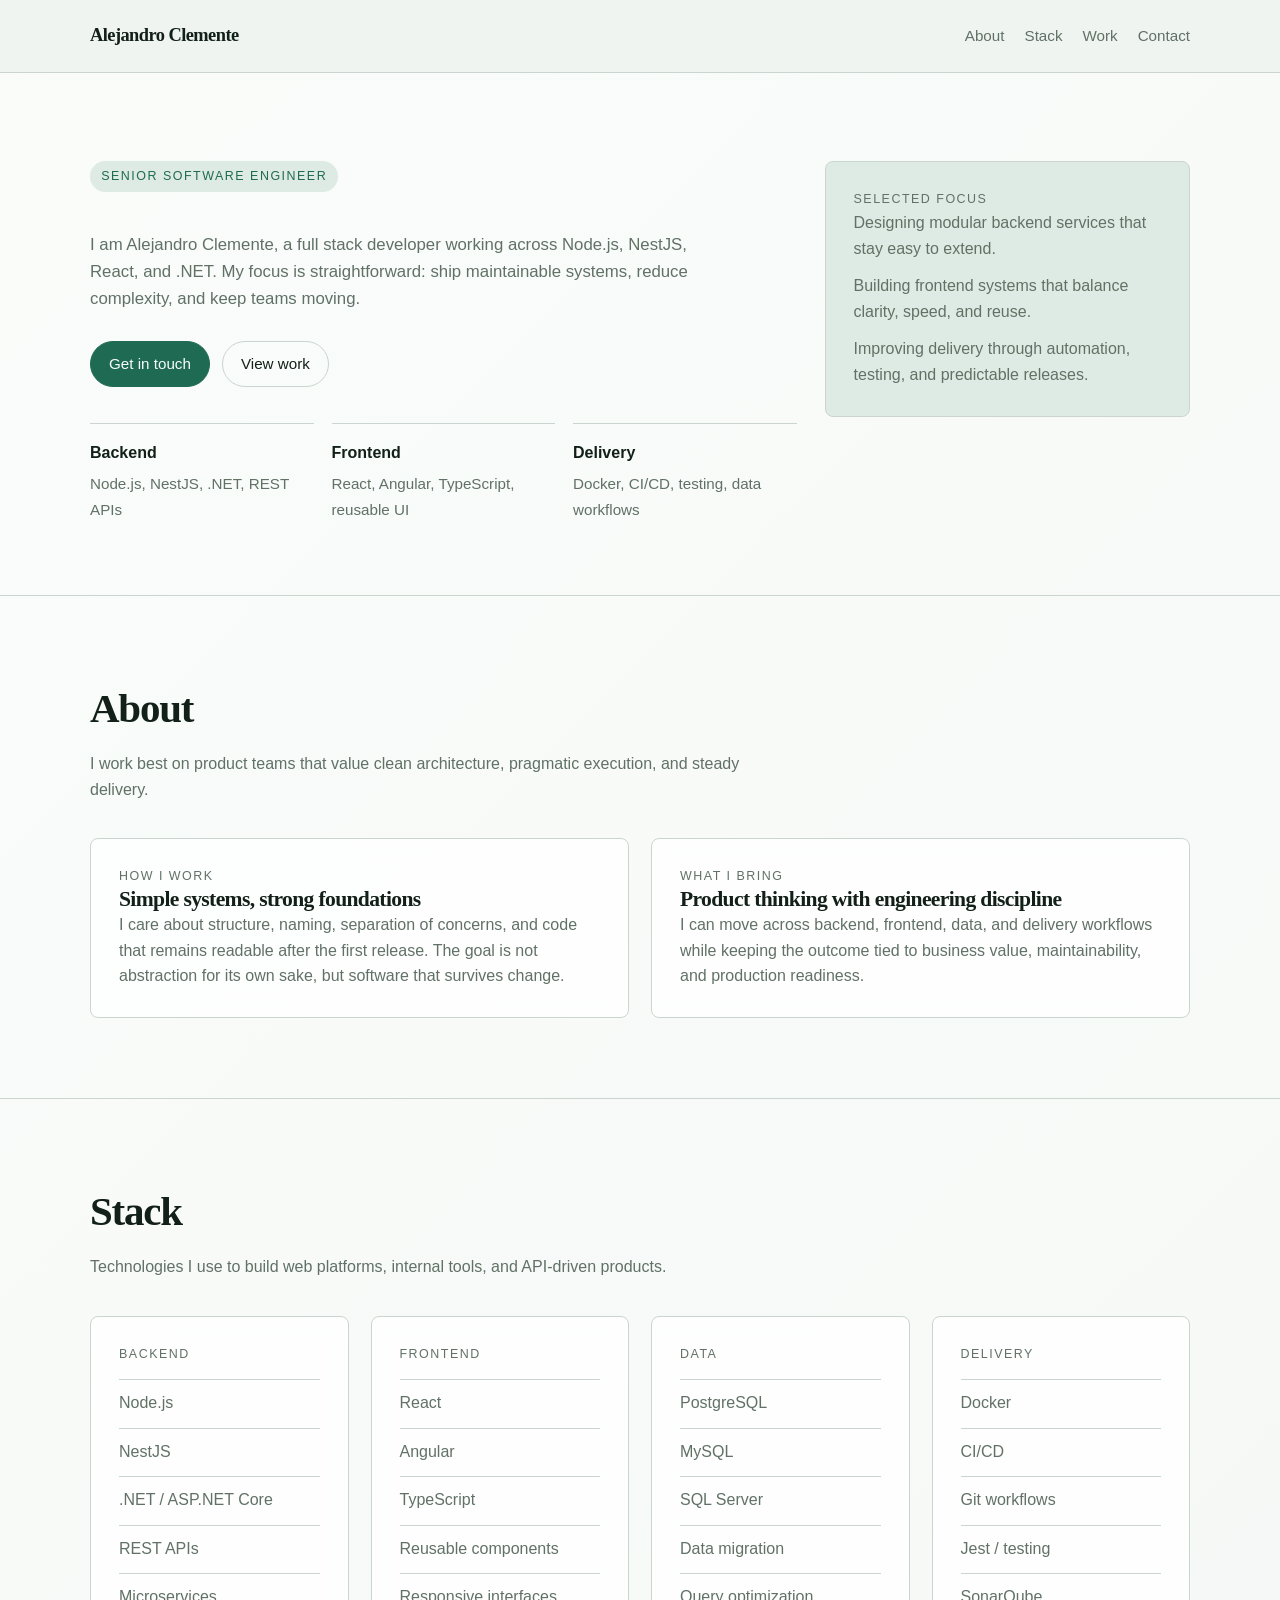
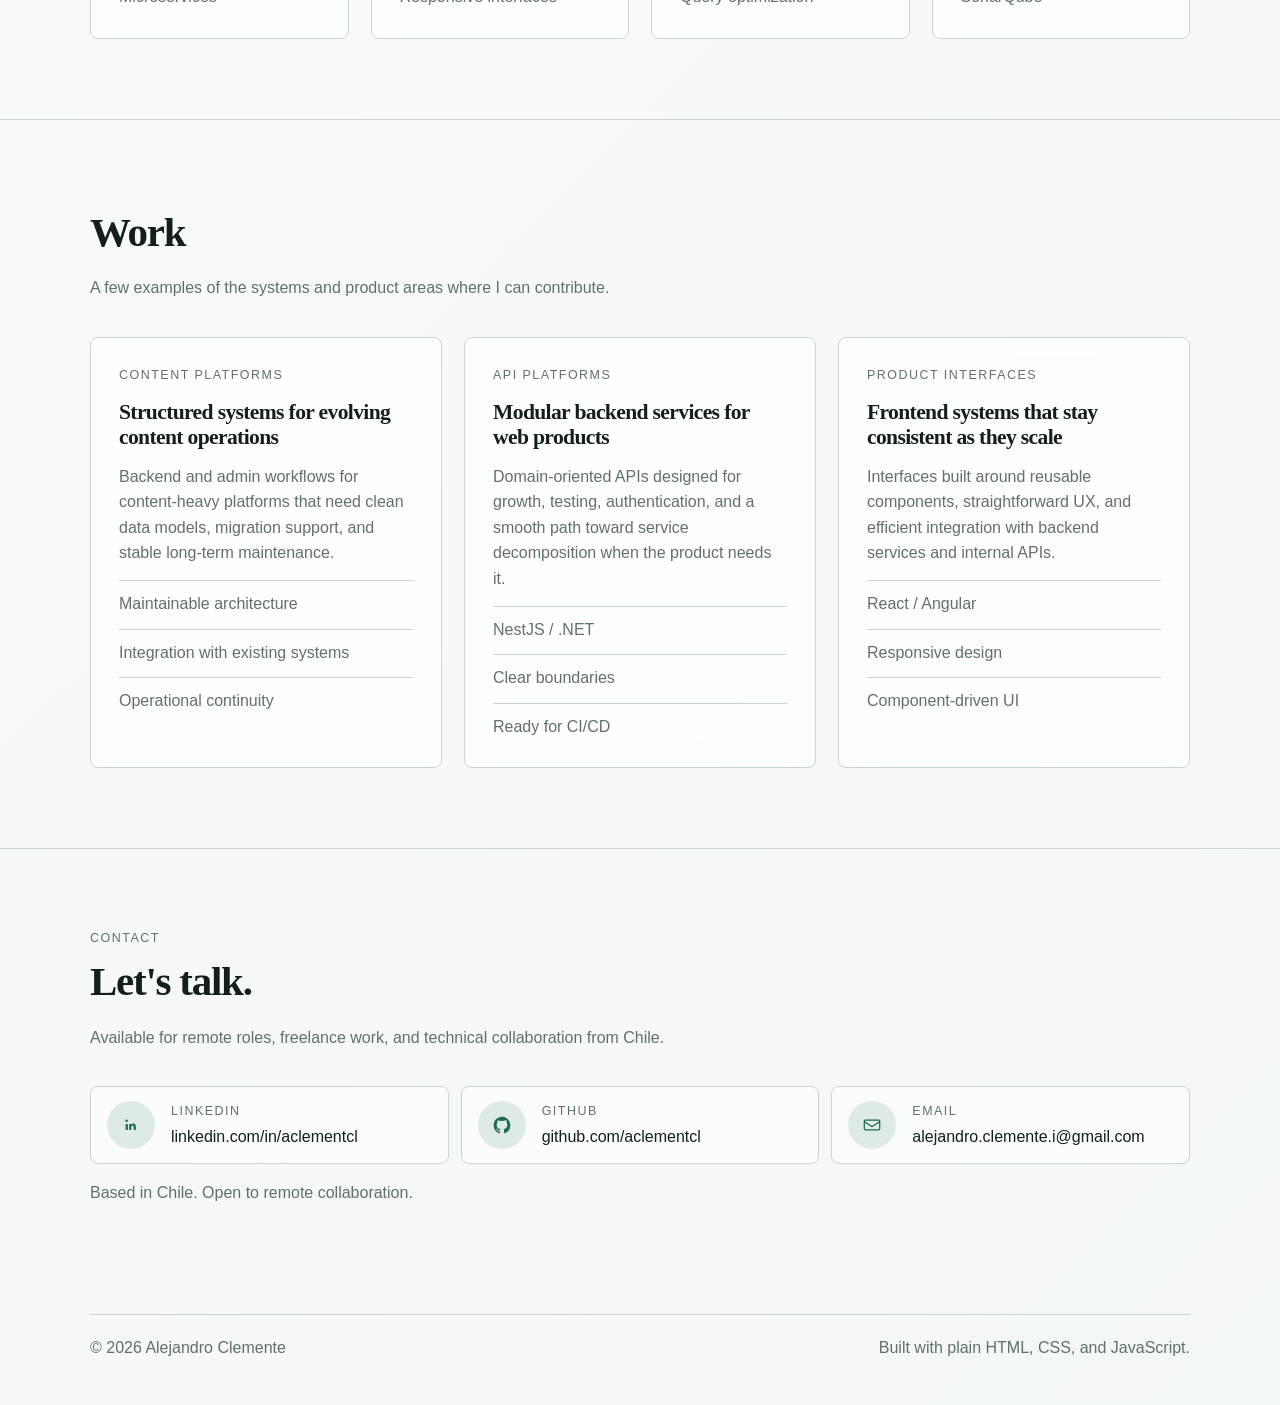
<file: index.html>
<!DOCTYPE html>
<html lang="en">

<head>
    <meta charset="UTF-8" />
    <meta name="viewport" content="width=device-width, initial-scale=1.0" />
    <title>Alejandro Clemente | Senior Software Engineer</title>
    <meta name="description" content="Portfolio of Alejandro Clemente." />
    <link rel="stylesheet" href="styles.css">
</head>

<body>
    <header>
        <div class="container nav">
            <a href="#" class="logo" id="site-logo">Alejandro Clemente</a>
            <nav class="nav-links" aria-label="Primary" id="site-nav"></nav>
        </div>
    </header>

    <main id="app" aria-live="polite">
        <section class="hero">
            <div class="container hero-wrap">
                <div class="hero-copy">
                    <p class="tag" id="hero-eyebrow"></p>
                    <h1 id="hero-title"></h1>
                    <p class="hero-text" id="hero-description"></p>
                    <div class="hero-actions" id="hero-actions"></div>
                    <div class="hero-stats" aria-label="Core areas" id="hero-stats"></div>
                </div>

                <aside class="card hero-card">
                    <p class="eyebrow" id="hero-focus-eyebrow"></p>
                    <ul class="hero-list" id="hero-focus-list"></ul>
                </aside>
            </div>
        </section>

        <section id="about" class="section">
            <div class="container">
                <h2 class="section-title" data-bind="about.title"></h2>
                <p class="section-subtitle" data-bind="about.subtitle"></p>
                <div class="grid about-grid" id="about-cards"></div>
            </div>
        </section>

        <section id="stack" class="section">
            <div class="container">
                <h2 class="section-title" data-bind="stack.title"></h2>
                <p class="section-subtitle" data-bind="stack.subtitle"></p>
                <div class="grid skills-grid" id="stack-categories"></div>
            </div>
        </section>

        <section id="work" class="section">
            <div class="container">
                <h2 class="section-title" data-bind="work.title"></h2>
                <p class="section-subtitle" data-bind="work.subtitle"></p>
                <div class="grid projects-grid" id="work-projects"></div>
            </div>
        </section>

        <section id="contact" class="section contact-section">
            <div class="container">
                <div class="contact-shell">
                    <p class="eyebrow" data-bind="contact.eyebrow"></p>
                    <h2 class="section-title" data-bind="contact.title"></h2>
                    <p class="section-subtitle" data-bind="contact.subtitle"></p>
                    <div class="contact-links" aria-label="Contact links" id="contact-links"></div>
                    <p class="contact-note" data-bind="contact.note"></p>
                </div>
            </div>
        </section>
    </main>

    <footer>
        <div class="container footer-wrap" id="site-footer"></div>
    </footer>

    <template id="nav-link-template">
        <a></a>
    </template>

    <template id="hero-action-template">
        <a class="btn"></a>
    </template>

    <template id="hero-stat-template">
        <div class="stat">
            <strong></strong>
            <span></span>
        </div>
    </template>

    <template id="about-card-template">
        <article class="card">
            <p class="eyebrow"></p>
            <h3></h3>
            <p></p>
        </article>
    </template>

    <template id="skill-card-template">
        <article class="card skill-card">
            <p class="eyebrow"></p>
            <ul class="skill-list"></ul>
        </article>
    </template>

    <template id="project-card-template">
        <article class="card project-card">
            <p class="project-meta"></p>
            <h3></h3>
            <p class="project-description"></p>
            <ul class="project-list"></ul>
        </article>
    </template>

    <template id="contact-link-template">
        <a class="contact-link">
            <span class="contact-icon" aria-hidden="true"></span>
            <span class="contact-copy">
                <span class="contact-platform"></span>
                <span class="contact-handle"></span>
            </span>
        </a>
    </template>

    <noscript>
        <div class="container no-js-message">
            JavaScript is required to render this site.
        </div>
    </noscript>

    <script type="module" src="script.js"></script>
</body>

</html>
</file>
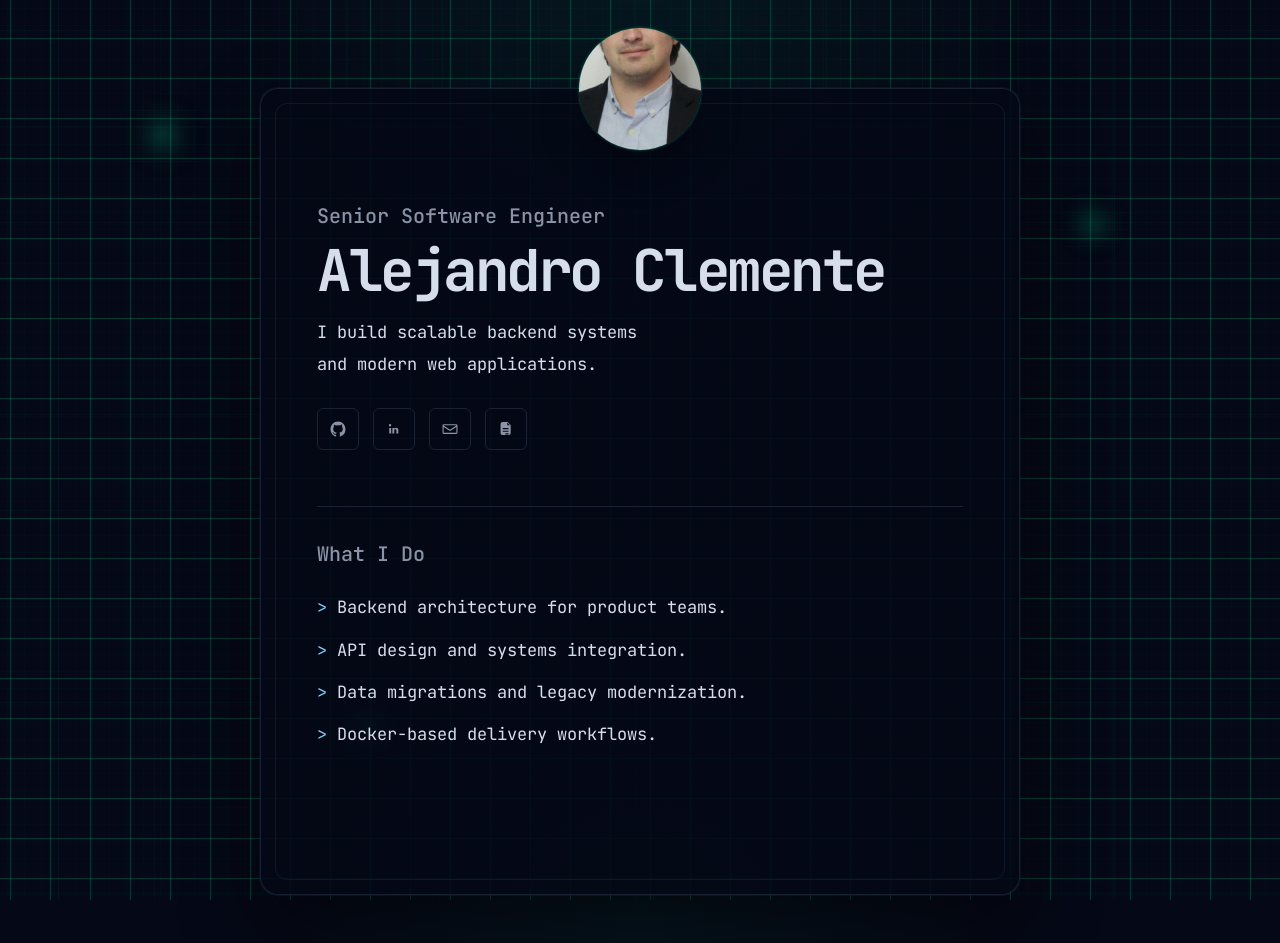
<file: docs/index.html>
<!DOCTYPE html>
<html lang="en">

<head>
    <meta charset="UTF-8" />
    <meta name="viewport" content="width=device-width, initial-scale=1.0" />
    <title>Alejandro Clemente | Senior Software Engineer</title>
    <meta name="description" content="Senior software engineer focused on scalable backend systems and modern web applications." />
    <meta name="author" content="Alejandro Clemente">
    <meta name="robots" content="index, follow, max-image-preview:large, max-snippet:-1, max-video-preview:-1">
    <link rel="canonical" href="https://aclemente.dev/">
    <meta name="theme-color" content="#050816">
    <meta property="og:type" content="website">
    <meta property="og:title" content="Alejandro Clemente | Senior Software Engineer">
    <meta property="og:description" content="Senior software engineer focused on scalable backend systems and modern web applications.">
    <meta property="og:url" content="https://aclemente.dev/">
    <meta property="og:site_name" content="Alejandro Clemente">
    <meta property="og:image" content="https://aclemente.dev/assets/ac.jpeg">
    <meta property="og:image:alt" content="Portrait of Alejandro Clemente">
    <meta name="twitter:card" content="summary_large_image">
    <meta name="twitter:title" content="Alejandro Clemente | Senior Software Engineer">
    <meta name="twitter:description" content="Senior software engineer focused on scalable backend systems and modern web applications.">
    <meta name="twitter:image" content="https://aclemente.dev/assets/ac.jpeg">
    <meta name="twitter:image:alt" content="Portrait of Alejandro Clemente">
    <link rel="icon" href="favicon.svg?v=2" type="image/svg+xml">
    <link rel="shortcut icon" href="favicon.svg?v=2" type="image/svg+xml">
    <link rel="mask-icon" href="favicon.svg?v=2" color="#00c78a">
    <link rel="preconnect" href="https://fonts.googleapis.com">
    <link rel="preconnect" href="https://fonts.gstatic.com" crossorigin>
    <link href="https://fonts.googleapis.com/css2?family=JetBrains+Mono:wght@400;500;700&display=swap" rel="stylesheet">
    <link rel="stylesheet" href="styles/main.css">
    <link rel="stylesheet" href="styles/photo.css">
    <link rel="stylesheet" href="styles/ambient.css">
</head>

<body>
    <div class="ambient" aria-hidden="true">
        <span class="ambient-orb ambient-orb-a"></span>
        <span class="ambient-orb ambient-orb-b"></span>
        <span class="ambient-orb ambient-orb-c"></span>
        <span class="ambient-grid"></span>
    </div>

    <main class="page" id="app">
        <figure class="page-photo">
            <div class="page-photo-frame">
                <img src="assets/ac.jpeg" alt="Portrait of Alejandro Clemente" class="page-photo-image">
            </div>
        </figure>

        <section class="hero">
            <p class="hero-role" id="hero-role">Senior Software Engineer</p>
            <h1 class="hero-name" id="hero-name">Alejandro Clemente</h1>
            <p class="hero-summary" id="hero-summary">I build scalable backend systems and modern web applications.</p>
            <nav class="hero-links" aria-label="Primary links" id="hero-links">
                <a class="icon-link" aria-label="GitHub" title="GitHub" href="https://github.com/aclementcl" target="_blank" rel="noopener noreferrer">
                    <span class="icon-link-mark" aria-hidden="true">
                        <svg viewBox="0 0 24 24" focusable="false" aria-hidden="true">
                            <path d="M12 2C6.48 2 2 6.6 2 12.27c0 4.53 2.87 8.37 6.85 9.72.5.1.68-.22.68-.49 0-.24-.01-1.04-.01-1.88-2.78.62-3.37-1.21-3.37-1.21-.46-1.2-1.11-1.52-1.11-1.52-.91-.64.07-.62.07-.62 1 .08 1.53 1.06 1.53 1.06.9 1.58 2.35 1.12 2.92.86.09-.67.35-1.12.63-1.38-2.22-.26-4.55-1.15-4.55-5.09 0-1.12.39-2.03 1.03-2.75-.1-.26-.45-1.3.1-2.71 0 0 .84-.28 2.75 1.05A9.32 9.32 0 0 1 12 6.84c.85 0 1.7.12 2.5.36 1.9-1.33 2.74-1.05 2.74-1.05.56 1.4.21 2.45.1 2.71.64.72 1.03 1.63 1.03 2.75 0 3.95-2.33 4.82-4.56 5.08.36.32.67.95.67 1.91 0 1.38-.01 2.49-.01 2.83 0 .27.18.59.69.49A10.28 10.28 0 0 0 22 12.27C22 6.6 17.52 2 12 2Z" />
                        </svg>
                    </span>
                </a>
                <a class="icon-link" aria-label="LinkedIn" title="LinkedIn" href="https://linkedin.com/in/aclementcl" target="_blank" rel="noopener noreferrer">
                    <span class="icon-link-mark" aria-hidden="true">
                        <svg viewBox="0 0 24 24" focusable="false" aria-hidden="true">
                            <path d="M6.94 8.5A1.56 1.56 0 1 1 6.94 5.4a1.56 1.56 0 0 1 0 3.1Zm1.3 2.15H5.64V18h2.6v-7.35Zm4.14 0H9.81V18h2.57v-3.86c0-2.15 2.8-2.32 2.8 0V18h2.58v-4.76c0-3.7-4.22-3.56-5.38-1.74v-.85Z" />
                        </svg>
                    </span>
                </a>
                <a class="icon-link" aria-label="Email" title="Email" href="mailto:alejandro.clemente.i@gmail.com">
                    <span class="icon-link-mark" aria-hidden="true">
                        <svg viewBox="0 0 24 24" focusable="false" aria-hidden="true">
                            <path d="M3.75 5.5h16.5A1.75 1.75 0 0 1 22 7.25v9.5A1.75 1.75 0 0 1 20.25 18.5H3.75A1.75 1.75 0 0 1 2 16.75v-9.5A1.75 1.75 0 0 1 3.75 5.5Zm0 1.5a.25.25 0 0 0-.25.25v.19l8.11 5.36a.75.75 0 0 0 .78 0l8.11-5.36v-.19a.25.25 0 0 0-.25-.25H3.75Zm16.5 10a.25.25 0 0 0 .25-.25V9.23l-7.28 4.82a2.25 2.25 0 0 1-2.48 0L3.5 9.23v7.52c0 .14.11.25.25.25h16.5Z" />
                        </svg>
                    </span>
                </a>
                <a class="icon-link" aria-label="Resume" title="Download Resume (PDF)" href="resumes/aclemente-dev.pdf" download="aclemente-dev.pdf">
                    <span class="icon-link-mark" aria-hidden="true">
                        <svg viewBox="0 0 24 24" focusable="false" aria-hidden="true">
                            <path d="M6.75 2.5h7.38l4.12 4.12v10.63A2.75 2.75 0 0 1 15.5 20h-8A2.75 2.75 0 0 1 4.75 17.25v-12A2.75 2.75 0 0 1 7.5 2.5h-.75Zm7 .94V7h3.56L13.75 3.44Zm-5.5 7.31a.75.75 0 0 0 0 1.5h6.5a.75.75 0 0 0 0-1.5h-6.5Zm0 3.5a.75.75 0 0 0 0 1.5h6.5a.75.75 0 0 0 0-1.5h-6.5Zm3.5 3.5a.75.75 0 0 0 0 1.5h3a.75.75 0 0 0 0-1.5h-3Z" />
                        </svg>
                    </span>
                </a>
            </nav>
        </section>

        <section class="section">
            <h2 class="section-title" id="what-i-do-title">What I Do</h2>
            <ul class="plain-list" id="what-i-do-list">
                <li>Backend architecture for product teams.</li>
                <li>API design and systems integration.</li>
                <li>Data migrations and legacy modernization.</li>
                <li>Docker-based delivery workflows.</li>
            </ul>
        </section>
    </main>

    <template id="icon-link-template">
        <a class="icon-link" aria-label="">
            <span class="icon-link-mark" aria-hidden="true"></span>
        </a>
    </template>

    <template id="list-item-template">
        <li></li>
    </template>

    <noscript>
        <main class="page">
            <p>JavaScript is required to render this site.</p>
        </main>
    </noscript>

    <script src="scripts/analytics.js"></script>
    <script type="module" src="scripts/app.js"></script>
</body>

</html>
</file>
<file: styles.css>
:root {
    --bg: #edf3ef;
    --surface: rgba(255, 255, 255, 0.74);
    --surface-strong: #fbfdfb;
    --line: #c9d5ce;
    --text: #122019;
    --muted: #617166;
    --accent: #1f6a53;
    --accent-soft: #deebe4;
    --max-width: 1100px;
    --radius: 8px;
}

* {
    box-sizing: border-box;
    margin: 0;
    padding: 0;
}

html {
    scroll-behavior: smooth;
}

body {
    font-family: "Avenir Next", "Helvetica Neue", Helvetica, sans-serif;
    background:
        linear-gradient(180deg, rgba(255, 255, 255, 0.35), rgba(255, 255, 255, 0.35)),
        linear-gradient(135deg, #f7fbf8 0%, var(--bg) 100%);
    color: var(--text);
    line-height: 1.6;
}

h1,
h2,
h3,
.logo {
    font-family: "Iowan Old Style", "Palatino Linotype", "Book Antiqua", serif;
    font-weight: 600;
    letter-spacing: -0.03em;
}

a {
    color: inherit;
    text-decoration: none;
}

noscript {
    display: block;
}

.container {
    width: min(92%, var(--max-width));
    margin: 0 auto;
}

.section {
    padding: 80px 0;
    border-top: 1px solid var(--line);
}

.section-title {
    font-size: clamp(2rem, 3.2vw, 3rem);
    margin-bottom: 10px;
}

.section-subtitle {
    max-width: 680px;
    color: var(--muted);
    margin-bottom: 36px;
}

.eyebrow,
.tag,
.project-meta,
.contact-platform {
    color: var(--muted);
    font-size: 0.78rem;
    letter-spacing: 0.12em;
    text-transform: uppercase;
}

.tag {
    display: inline-block;
    margin-bottom: 18px;
    padding: 0.35rem 0.7rem;
    border-radius: 999px;
    background: var(--accent-soft);
    color: var(--accent);
}

.btn {
    display: inline-flex;
    align-items: center;
    justify-content: center;
    min-height: 46px;
    padding: 0 18px;
    border: 1px solid var(--line);
    border-radius: 999px;
    font-size: 0.95rem;
    transition: background-color 0.2s ease, border-color 0.2s ease, color 0.2s ease;
}

.btn-primary {
    background: var(--accent);
    border-color: var(--accent);
    color: #f8fcfa;
}

.btn-primary:hover {
    background: #174f3e;
    border-color: #174f3e;
}

.btn-secondary {
    background: transparent;
    color: var(--text);
}

.btn-secondary:hover {
    background: var(--accent-soft);
    border-color: var(--accent-soft);
}

.grid {
    display: grid;
    gap: 22px;
}

.card {
    background: var(--surface);
    border: 1px solid var(--line);
    border-radius: var(--radius);
    padding: 28px;
    backdrop-filter: blur(10px);
}

header {
    position: sticky;
    top: 0;
    z-index: 10;
    background: rgba(237, 243, 239, 0.88);
    border-bottom: 1px solid var(--line);
    backdrop-filter: blur(10px);
}

.nav {
    display: flex;
    align-items: center;
    justify-content: space-between;
    min-height: 72px;
    gap: 24px;
}

.logo {
    font-size: 1.15rem;
}

.nav-links {
    display: flex;
    flex-wrap: wrap;
    gap: 20px;
}

.nav-links a {
    color: var(--muted);
    font-size: 0.95rem;
}

.nav-links a:hover {
    color: var(--accent);
}

.hero {
    padding: 88px 0 72px;
}

.hero-wrap {
    display: grid;
    grid-template-columns: minmax(0, 1.45fr) minmax(280px, 0.75fr);
    gap: 28px;
    align-items: start;
}

.hero h1 {
    max-width: 10ch;
    font-size: clamp(3rem, 7vw, 5.8rem);
    line-height: 0.96;
    margin-bottom: 22px;
}

.hero-text {
    max-width: 640px;
    color: var(--muted);
    font-size: 1.05rem;
    margin-bottom: 28px;
}

.hero-actions {
    display: flex;
    flex-wrap: wrap;
    gap: 12px;
    margin-bottom: 36px;
}

.hero-stats {
    display: grid;
    grid-template-columns: repeat(3, minmax(0, 1fr));
    gap: 18px;
}

.stat {
    padding-top: 16px;
    border-top: 1px solid var(--line);
}

.stat strong {
    display: block;
    margin-bottom: 6px;
    font-size: 1rem;
    font-weight: 600;
}

.stat span {
    color: var(--muted);
    font-size: 0.95rem;
}

.hero-card {
    background: var(--accent-soft);
}

.hero-list,
.skill-list,
.project-list {
    list-style: none;
    display: grid;
    gap: 12px;
}

.hero-list li,
.skill-list li,
.project-list li {
    color: var(--muted);
}

.about-grid {
    grid-template-columns: repeat(2, minmax(0, 1fr));
}

.skills-grid {
    grid-template-columns: repeat(4, minmax(0, 1fr));
}

.projects-grid {
    grid-template-columns: repeat(3, minmax(0, 1fr));
}

.skill-card,
.project-card {
    display: grid;
    align-content: start;
    gap: 14px;
}

.skill-list li,
.project-list li {
    padding-top: 10px;
    border-top: 1px solid var(--line);
}

.project-meta {
    color: var(--accent);
}

.project-card h3,
.about-grid h3 {
    font-size: 1.35rem;
    line-height: 1.15;
}

.project-card p,
.about-grid p:not(.eyebrow) {
    color: var(--muted);
}

.contact-shell {
    max-width: 100%;
}

.contact-links {
    display: grid;
    grid-template-columns: repeat(3, minmax(0, 1fr));
    gap: 12px;
}

.contact-link {
    display: grid;
    grid-template-columns: 48px minmax(0, 1fr);
    gap: 16px;
    align-items: center;
    padding: 14px 16px;
    background: var(--surface-strong);
    border: 1px solid var(--line);
    border-radius: var(--radius);
    transition: border-color 0.2s ease, background-color 0.2s ease, transform 0.2s ease;
}

.contact-link:hover {
    border-color: var(--accent);
    background: #f6fbf8;
    transform: translateY(-1px);
}

.contact-icon {
    display: grid;
    place-items: center;
    width: 48px;
    height: 48px;
    border-radius: 50%;
    background: var(--accent-soft);
    color: var(--accent);
}

.contact-icon svg {
    width: 20px;
    height: 20px;
    fill: currentColor;
}

.contact-copy {
    display: grid;
    gap: 2px;
}

.contact-handle {
    font-weight: 500;
    color: var(--text);
    word-break: break-word;
}

.contact-note {
    margin-top: 16px;
    color: var(--muted);
}

.load-error,
.no-js-message {
    padding: 32px 0;
    color: var(--muted);
}

.load-error h1 {
    font-size: clamp(2rem, 4vw, 3rem);
    margin: 10px 0 12px;
}

footer {
    padding: 28px 0 44px;
    color: var(--muted);
}

.footer-wrap {
    display: flex;
    justify-content: space-between;
    gap: 16px;
    flex-wrap: wrap;
    border-top: 1px solid var(--line);
    padding-top: 20px;
}

@media (max-width: 980px) {
    .hero-wrap,
    .about-grid,
    .skills-grid,
    .projects-grid {
        grid-template-columns: 1fr;
    }

    .hero h1 {
        max-width: 12ch;
    }
}

@media (max-width: 720px) {
    .nav {
        min-height: auto;
        padding: 16px 0;
        flex-direction: column;
        align-items: flex-start;
    }

    .hero {
        padding-top: 64px;
    }

    .hero-stats {
        grid-template-columns: 1fr;
    }

    .section {
        padding: 64px 0;
    }

    .contact-links {
        grid-template-columns: 1fr;
    }

    .contact-link {
        grid-template-columns: 44px minmax(0, 1fr);
        gap: 14px;
    }

    .contact-icon {
        width: 44px;
        height: 44px;
    }

}
</file>
<file: docs/styles/main.css>
:root {
    --bg: #050816;
    --text: #d6deeb;
    --muted: #8a94a6;
    --line: #1a2233;
    --accent: #7dd3fc;
    --grid-accent: #00c78a;
    --max-width: 760px;
}

* {
    box-sizing: border-box;
    margin: 0;
    padding: 0;
}

html {
    scroll-behavior: smooth;
}

body {
    min-height: 100vh;
    overflow-x: hidden;
    background:
        radial-gradient(circle at top, rgba(0, 199, 138, 0.08), transparent 36%),
        radial-gradient(circle at bottom, rgba(0, 199, 138, 0.06), transparent 34%),
        var(--bg);
    color: var(--text);
    font-family: "JetBrains Mono", monospace;
    font-size: 17px;
    line-height: 1.9;
    -webkit-font-smoothing: antialiased;
    text-rendering: optimizeLegibility;
    display: grid;
    place-items: center;
    padding: 48px 20px;
}

.page {
    width: min(92%, var(--max-width));
    margin: 40px auto 0;
    padding: 108px 56px 88px;
    background: rgba(5, 8, 22, 0.88);
    border: 1px solid rgba(26, 34, 51, 0.92);
    border-radius: 18px;
    box-shadow:
        0 0 0 1px rgba(125, 211, 252, 0.05),
        0 32px 80px rgba(0, 0, 0, 0.45);
    position: relative;
    z-index: 1;
}

.page::before {
    content: "";
    position: absolute;
    inset: 14px;
    border: 1px solid rgba(125, 211, 252, 0.08);
    border-radius: 12px;
    pointer-events: none;
}

a {
    color: inherit;
    text-decoration: none;
}

svg {
    display: block;
}

.hero,
.section {
    padding-bottom: 56px;
}

.hero-role,
.section-title {
    color: var(--muted);
    font-size: 20px;
    font-weight: 500;
}

.hero-name {
    margin-top: 8px;
    font-size: clamp(2.2rem, 6vw, 3.6rem);
    line-height: 0.95;
    letter-spacing: -0.06em;
}

.hero-summary {
    margin-top: 18px;
    max-width: 32ch;
    color: var(--text);
}

.hero-links {
    display: flex;
    gap: 14px;
    margin-top: 28px;
}

.icon-link {
    display: inline-flex;
    align-items: center;
    justify-content: center;
    width: 42px;
    height: 42px;
    border: 1px solid var(--line);
    border-radius: 6px;
    color: var(--muted);
    transition: border-color 0.2s ease, color 0.2s ease, transform 0.2s ease;
}

.icon-link:hover {
    color: var(--accent);
    border-color: var(--accent);
    transform: translateY(-1px);
}

.icon-link-mark {
    display: grid;
    place-items: center;
    width: 100%;
    height: 100%;
}

.icon-link-mark svg {
    width: 18px;
    height: 18px;
    fill: currentColor;
}

.section {
    border-top: 1px solid var(--line);
    padding-top: 28px;
}

.plain-list {
    list-style: none;
    display: grid;
    gap: 10px;
    margin-top: 18px;
}

.plain-list li {
    color: var(--text);
}

.plain-list li::before {
    content: "> ";
    color: var(--accent);
}

@media (max-width: 640px) {
    .page {
        margin-top: 32px;
        padding: 88px 24px 56px;
    }

    .page::before {
        inset: 10px;
    }

    .hero,
    .section {
        padding-bottom: 44px;
    }

    body {
        font-size: 16px;
    }
}
</file>
<file: docs/styles/photo.css>
.page-photo {
    position: absolute;
    top: 0;
    left: 50%;
    margin: 0;
    transform: translate(-50%, -50%);
    z-index: 2;
}

.page-photo-frame {
    width: 124px;
    height: 124px;
    overflow: hidden;
    border-radius: 90px;
    border: 1px solid rgba(2, 175, 123, 0.28);
    box-shadow:
        0 0 0 1px rgba(0, 199, 138, 0.08),
        0 18px 40px rgba(0, 0, 0, 0.28);
}

.page-photo-image {
    width: 100%;
    height: 100%;
    object-fit: cover;
    object-position: center 80%;
    transform: scale(1.7);
    transform-origin: center bottom;

}

@media (max-width: 640px) {
    .page-photo {
        transform: translate(-50%, -44%);
    }

    .page-photo-frame {
        width: 88px;
        height: 88px;
    }

    .page-photo-image {
        width: 100%;
        height: 100%;
    }
}
</file>
<file: docs/styles/ambient.css>
.ambient {
    --ambient-green-rgb: 0, 199, 138;
    --ambient-green: #00c78a;
}

.ambient {
    position: fixed;
    inset: 0;
    overflow: hidden;
    pointer-events: none;
    z-index: 0;
}

.ambient-orb,
.ambient-grid {
    position: absolute;
    pointer-events: none;
}

.ambient::before,
.ambient::after {
    content: "";
    position: absolute;
    inset: -18%;
    pointer-events: none;
}

.ambient::before {
    background:
        linear-gradient(rgba(var(--ambient-green-rgb), 0.11) 1px, transparent 1px),
        linear-gradient(90deg, rgba(var(--ambient-green-rgb), 0.11) 1px, transparent 1px);
    background-size: 96px 96px;
    opacity: 0.38;
    transform-origin: center;
    animation: gridRotate 30s linear infinite;
}

.ambient::after {
    background:
        repeating-linear-gradient(0deg, transparent 0 16px, rgba(var(--ambient-green-rgb), 0.09) 16px 17px),
        repeating-linear-gradient(90deg, transparent 0 16px, rgba(var(--ambient-green-rgb), 0.09) 16px 17px);
    opacity: 0.32;
    animation: scanlineDrift 10s linear infinite;
}

.ambient-orb {
    border-radius: 999px;
    filter: blur(10px);
    opacity: 0.95;
}

.ambient-orb-a {
    top: 14%;
    left: 12%;
    width: 18px;
    height: 18px;
    background: radial-gradient(circle, rgba(var(--ambient-green-rgb), 0.96), rgba(var(--ambient-green-rgb), 0.12) 72%, transparent 100%);
    box-shadow: 0 0 32px rgba(var(--ambient-green-rgb), 0.72);
    animation: nodeA 7s ease-in-out infinite alternate;
}

.ambient-orb-b {
    right: 14%;
    top: 24%;
    width: 16px;
    height: 16px;
    background: radial-gradient(circle, rgba(var(--ambient-green-rgb), 0.94), rgba(var(--ambient-green-rgb), 0.12) 72%, transparent 100%);
    box-shadow: 0 0 28px rgba(var(--ambient-green-rgb), 0.64);
    animation: nodeB 9s ease-in-out infinite alternate;
}

.ambient-orb-c {
    left: 28%;
    bottom: 18%;
    width: 20px;
    height: 20px;
    background: radial-gradient(circle, rgba(var(--ambient-green-rgb), 0.99), rgba(var(--ambient-green-rgb), 0.12) 72%, transparent 100%);
    box-shadow: 0 0 36px rgba(var(--ambient-green-rgb), 0.76);
    animation: nodeC 8s ease-in-out infinite alternate;
}

.ambient-grid {
    inset: -18%;
    background-image:
        linear-gradient(rgba(var(--ambient-green-rgb), 0.34) 1px, transparent 1px),
        linear-gradient(90deg, rgba(var(--ambient-green-rgb), 0.34) 1px, transparent 1px);
    background-size: 40px 40px;
    opacity: 0.72;
    transform-origin: center;
    animation: gridShift 8s linear infinite, gridPulse 3.5s ease-in-out infinite alternate;
}

@keyframes gridShift {
    0% {
        transform: perspective(1100px) rotateX(72deg) translate3d(0, 0, 0) scale(1.08);
    }

    100% {
        transform: perspective(1100px) rotateX(72deg) translate3d(44px, 44px, 0) scale(1.16);
    }
}

@keyframes nodeA {
    0% {
        transform: translate3d(0, 0, 0) scale(1);
    }

    100% {
        transform: translate3d(112px, 56px, 0) scale(1.45);
    }
}

@keyframes nodeB {
    0% {
        transform: translate3d(0, 0, 0) scale(1);
    }

    100% {
        transform: translate3d(-120px, 84px, 0) scale(1.35);
    }
}

@keyframes nodeC {
    0% {
        transform: translate3d(0, 0, 0) scale(1);
    }

    100% {
        transform: translate3d(88px, -98px, 0) scale(1.4);
    }
}

@keyframes gridPulse {
    0% {
        opacity: 0.4;
    }

    100% {
        opacity: 0.82;
    }
}

@keyframes gridRotate {
    0% {
        transform: rotate(0deg) scale(1);
    }

    100% {
        transform: rotate(8deg) scale(1.04);
    }
}

@keyframes scanlineDrift {
    0% {
        transform: translate3d(0, -120px, 0);
    }

    100% {
        transform: translate3d(120px, 120px, 0);
    }
}
</file>
